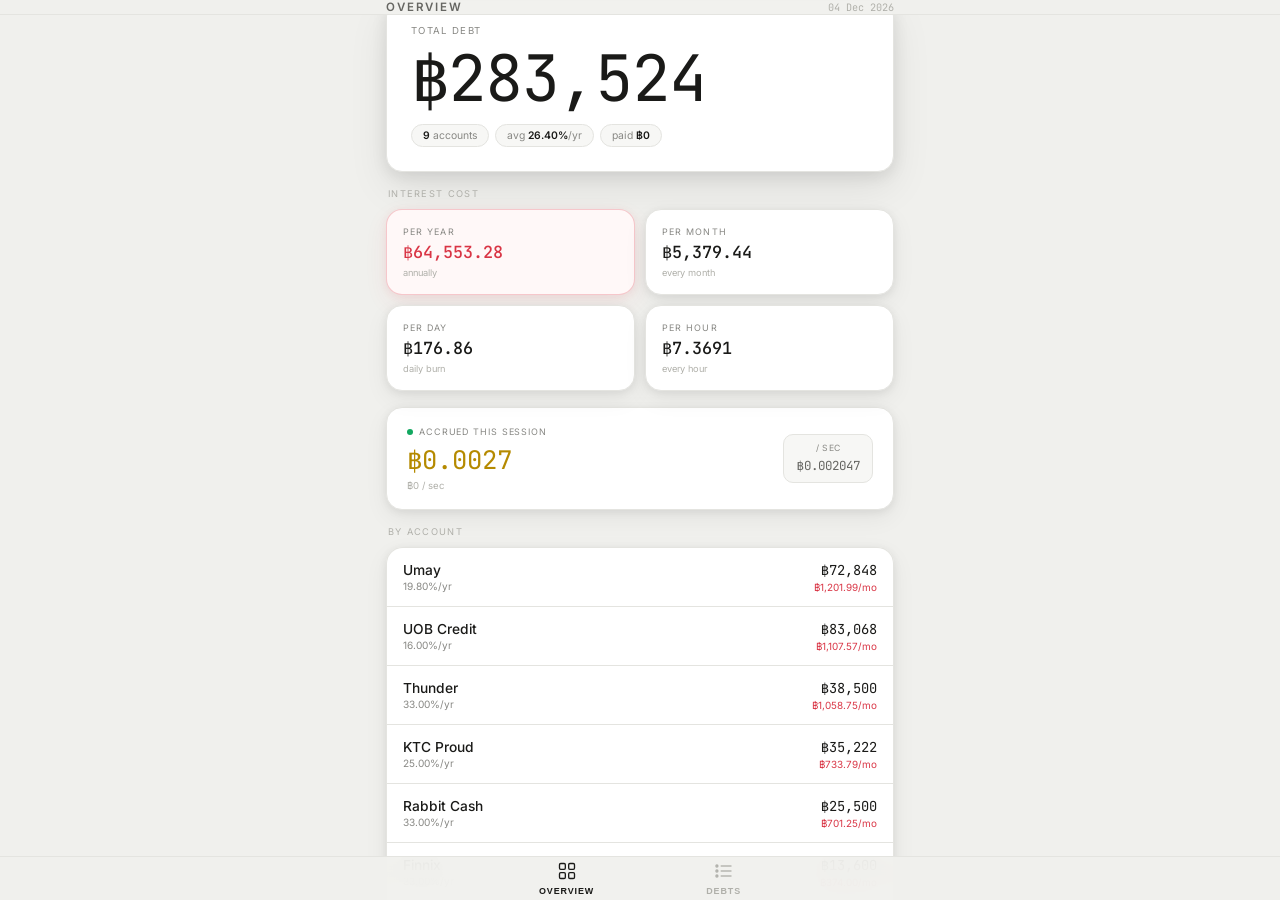
<file: debtos-pwa-index (3).html>
<!DOCTYPE html>
<html lang="th">
<head>
<meta charset="UTF-8">
<meta name="viewport" content="width=device-width, initial-scale=1.0, viewport-fit=cover">
<meta name="theme-color" content="#f0f0ed">
<meta name="apple-mobile-web-app-capable" content="yes">
<meta name="apple-mobile-web-app-title" content="DebtOS">
<title>DebtOS</title>
<link rel="manifest" href="manifest.json">
<base href="/MinimalDebtOS/">
<link href="https://fonts.googleapis.com/css2?family=Inter:wght@300;400;500;600&family=JetBrains+Mono:wght@400;500&display=swap" rel="stylesheet">
<style>
:root{
  --bg:#f0f0ed;--s1:#ffffff;--s2:#f7f7f5;--s3:#eeeeeb;
  --line:#e4e4e0;--dim:#b0b0aa;--sub:#888884;--muted:#666662;--text:#1a1a18;
  --red:#d93545;--grn:#12a860;--yel:#b58a00;--blue:#2a6dd9;
  --red-dim:rgba(217,53,69,.08);--grn-dim:rgba(18,168,96,.08);
  --shadow:0 2px 8px rgba(0,0,0,.07),0 8px 24px rgba(0,0,0,.06);
  --shadow-lg:0 4px 16px rgba(0,0,0,.09),0 16px 40px rgba(0,0,0,.08);
  --safe-t:env(safe-area-inset-top,0px);--safe-b:env(safe-area-inset-bottom,0px);
  --r:16px;--r-sm:10px;
}
*{margin:0;padding:0;box-sizing:border-box;-webkit-tap-highlight-color:transparent}
html,body{height:100%;background:var(--bg);overflow:hidden}
body{color:var(--text);font-family:'Inter',sans-serif;display:flex;flex-direction:column}
.mono{font-family:'JetBrains Mono',monospace}

/* LAYOUT */
#app{flex:1;overflow:hidden;position:relative}
.page{
  position:absolute;inset:0;overflow-y:auto;-webkit-overflow-scrolling:touch;
  padding:calc(var(--safe-t)+72px) 0 calc(var(--safe-b)+88px);
  opacity:0;pointer-events:none;transform:translateX(24px);
  transition:opacity .22s ease,transform .22s ease;
}
.page.active{opacity:1;pointer-events:all;transform:none}
.page.left{transform:translateX(-24px)}
.page-inner{
  max-width:540px;margin:0 auto;padding:0 16px;
}

/* TOP BAR */
.topbar{
  position:fixed;top:0;left:0;right:0;z-index:20;
  padding:calc(var(--safe-t)+14px) 0 14px;
  background:rgba(240,240,237,.92);
  border-bottom:1px solid var(--line);
  backdrop-filter:blur(16px);-webkit-backdrop-filter:blur(16px);
}
.topbar-inner{
  max-width:540px;margin:0 auto;padding:0 16px;
  display:flex;align-items:center;justify-content:space-between;
}
.topbar-title{font-size:.72rem;font-weight:600;letter-spacing:.16em;color:var(--muted);text-transform:uppercase}
.topbar-date{font-size:.64rem;color:var(--dim);font-family:'JetBrains Mono',monospace}

/* NAV */
nav{
  position:fixed;bottom:0;left:0;right:0;z-index:20;
  padding:8px 0 calc(var(--safe-b)+8px);
  background:rgba(240,240,237,.92);border-top:1px solid var(--line);
  display:flex;justify-content:center;gap:72px;
  backdrop-filter:blur(16px);-webkit-backdrop-filter:blur(16px);
}
.nb{
  display:flex;flex-direction:column;align-items:center;gap:5px;
  background:none;border:none;cursor:pointer;
  color:var(--dim);transition:color .15s;padding:4px 20px;
}
.nb.on{color:var(--text)}
.nb svg{width:20px;height:20px;stroke-width:1.6;fill:none;stroke:currentColor}
.nb-label{font-size:.56rem;letter-spacing:.1em;font-weight:600;text-transform:uppercase}

/* HERO */
.hero{
  background:var(--s1);border:1px solid var(--line);
  border-radius:var(--r);padding:24px;margin-bottom:16px;
  box-shadow:var(--shadow-lg);
}
.hero-label{font-size:.6rem;color:var(--sub);letter-spacing:.14em;text-transform:uppercase;margin-bottom:10px}
.hero-num{
  font-family:'JetBrains Mono',monospace;
  font-size:clamp(2.4rem,9vw,4rem);font-weight:400;
  color:var(--text);line-height:1;letter-spacing:-.02em;
}
.hero-num.flash{animation:flash .3s ease}
@keyframes flash{0%{opacity:.15}100%{opacity:1}}
.pills{display:flex;gap:6px;margin-top:14px;flex-wrap:wrap}
.pill{
  font-size:.65rem;color:var(--sub);
  background:var(--s2);border:1px solid var(--line);
  border-radius:99px;padding:4px 11px;
}
.pill b{color:var(--text);font-weight:600}

/* INTEREST BOXES */
.int-grid{display:grid;grid-template-columns:1fr 1fr;gap:10px;margin-bottom:16px}
.int-box{
  background:var(--s1);border:1px solid var(--line);border-radius:var(--r);
  padding:16px;display:flex;flex-direction:column;gap:4px;
  box-shadow:var(--shadow);transition:box-shadow .15s;
}
.int-box.highlight{border-color:rgba(217,53,69,.25);background:#fff8f8;box-shadow:0 2px 8px rgba(217,53,69,.08),0 8px 24px rgba(217,53,69,.07)}
.int-box-label{font-size:.56rem;color:var(--sub);letter-spacing:.12em;text-transform:uppercase}
.int-box-val{
  font-family:'JetBrains Mono',monospace;
  font-size:1.05rem;font-weight:500;color:var(--text);
  white-space:nowrap;overflow:hidden;text-overflow:ellipsis;
}
.int-box.highlight .int-box-val{color:var(--red)}
.int-box-sub{font-size:.58rem;color:var(--dim)}

/* TICKER */
.ticker-box{
  background:var(--s1);border:1px solid var(--line);border-radius:var(--r);
  padding:18px 20px;margin-bottom:16px;
  display:flex;align-items:center;justify-content:space-between;gap:12px;
  box-shadow:var(--shadow);
}
.ticker-left{}
.ticker-head{font-size:.56rem;color:var(--sub);display:flex;align-items:center;gap:6px;margin-bottom:6px;letter-spacing:.1em;text-transform:uppercase}
.live-dot{width:6px;height:6px;border-radius:50%;background:var(--grn);animation:blink 1.4s ease-in-out infinite;flex-shrink:0}
@keyframes blink{0%,100%{opacity:1}50%{opacity:.2}}
.ticker-num{font-family:'JetBrains Mono',monospace;font-size:1.6rem;color:var(--yel)}
.ticker-foot{font-size:.6rem;color:var(--dim);margin-top:3px}
.ticker-sec-badge{
  background:var(--s2);border:1px solid var(--line);border-radius:var(--r-sm);
  padding:8px 12px;text-align:center;flex-shrink:0;
}
.ticker-sec-label{font-size:.54rem;color:var(--sub);letter-spacing:.08em;text-transform:uppercase;margin-bottom:4px}
.ticker-sec-val{font-family:'JetBrains Mono',monospace;font-size:.78rem;color:var(--muted)}

/* SECTION */
.section{margin-bottom:16px}
.section-label{font-size:.58rem;color:var(--dim);letter-spacing:.14em;text-transform:uppercase;margin-bottom:10px;padding:0 2px}
.row{
  display:flex;align-items:center;justify-content:space-between;
  padding:13px 16px;border-bottom:1px solid var(--line);
  background:var(--s1);
}
.row:first-of-type{border-radius:var(--r) var(--r) 0 0}
.row:last-of-type{border-bottom:none;border-radius:0 0 var(--r) var(--r)}
.row:first-of-type:last-of-type{border-radius:var(--r)}
.section-group{border:1px solid var(--line);border-radius:var(--r);overflow:hidden;box-shadow:var(--shadow)}
.row-name{font-size:.84rem;color:var(--sub)}
.row-val{font-family:'JetBrains Mono',monospace;font-size:.9rem}

/* DEBT LIST */
.list-head{display:flex;align-items:center;justify-content:space-between;margin-bottom:14px}
.list-head-label{font-size:.6rem;color:var(--sub);letter-spacing:.14em;text-transform:uppercase}
.add-btn{
  width:32px;height:32px;border-radius:99px;
  border:1px solid var(--line);background:var(--s1);
  color:var(--text);font-size:1.1rem;cursor:pointer;
  display:flex;align-items:center;justify-content:center;transition:all .15s;
  box-shadow:var(--shadow);
}
.add-btn:active{background:var(--s3);transform:scale(.88)}

.debt-list-wrap{
  background:var(--s1);border:1px solid var(--line);
  border-radius:var(--r);overflow:hidden;margin-bottom:16px;
  box-shadow:var(--shadow);
}
.debt-item{
  display:flex;align-items:center;gap:14px;padding:15px 16px;
  border-bottom:1px solid var(--line);cursor:pointer;transition:background .12s;
}
.debt-item:last-child{border-bottom:none}
.debt-item:active{background:var(--s2)}
.d-dot{width:8px;height:8px;border-radius:50%;flex-shrink:0}
.d-main{flex:1;min-width:0}
.d-name{font-size:.88rem;font-weight:500;margin-bottom:2px;white-space:nowrap;overflow:hidden;text-overflow:ellipsis}
.d-sub{font-size:.66rem;color:var(--sub)}
.d-right{text-align:right;flex-shrink:0}
.d-amount{font-family:'JetBrains Mono',monospace;font-size:.9rem}
.d-int{font-size:.63rem;color:var(--sub);margin-top:2px}

.total-row{
  background:var(--s1);border:1px solid var(--line);border-radius:var(--r);
  display:flex;justify-content:space-between;align-items:center;
  padding:16px;box-shadow:var(--shadow);
}
.total-row-label{font-size:.76rem;color:var(--sub);font-weight:500}
.total-row-val{font-family:'JetBrains Mono',monospace;font-size:.95rem}

/* SHEET */
.overlay{
  position:fixed;inset:0;background:rgba(0,0,0,.45);
  z-index:100;display:none;align-items:flex-end;justify-content:center;
  backdrop-filter:blur(12px);-webkit-backdrop-filter:blur(12px);
}
.overlay.on{display:flex}
.sheet{
  background:var(--s1);border-top:1px solid var(--line);
  border-radius:22px 22px 0 0;
  padding:16px 20px calc(var(--safe-b)+20px);
  width:100%;max-width:500px;max-height:90vh;overflow-y:auto;
  animation:up .22s ease;
  box-shadow:0 -8px 40px rgba(0,0,0,.14);
}
@keyframes up{from{transform:translateY(100%)}to{transform:none}}
.sh-handle{width:36px;height:3px;background:var(--line);border-radius:99px;margin:0 auto 20px}
.sh-title{font-size:.95rem;font-weight:600;margin-bottom:18px}
.field{margin-bottom:13px}
.field label{display:block;font-size:.58rem;color:var(--sub);letter-spacing:.1em;text-transform:uppercase;margin-bottom:5px;padding-left:1px}
.field input{
  width:100%;background:var(--s2);border:1px solid var(--line);border-radius:var(--r-sm);
  color:var(--text);font-family:'Inter',sans-serif;font-size:.88rem;
  padding:11px 13px;outline:none;transition:border-color .15s;
}
.field input:focus{border-color:var(--muted)}
.f2{display:grid;grid-template-columns:1fr 1fr;gap:10px}
.divider{border:none;border-top:1px solid var(--line);margin:16px 0}
.sh-actions{display:flex;gap:8px;margin-top:18px}
.btn-p{flex:1;padding:12px;border-radius:var(--r-sm);border:none;background:var(--text);color:var(--s1);font-family:'Inter',sans-serif;font-size:.85rem;font-weight:600;cursor:pointer;transition:opacity .15s}
.btn-p:active{opacity:.7}
.btn-g{padding:12px 16px;border-radius:var(--r-sm);border:1px solid var(--line);background:transparent;color:var(--sub);font-family:'Inter',sans-serif;font-size:.85rem;cursor:pointer}
.btn-g:active{background:var(--s2)}
.btn-d{padding:12px 16px;border-radius:var(--r-sm);border:none;background:var(--red-dim);color:var(--red);font-family:'Inter',sans-serif;font-size:.85rem;cursor:pointer;transition:background .15s}
.btn-d:active{background:rgba(217,53,69,.15)}

.pay-row{display:flex;gap:8px;margin-top:10px}
.pay-input{flex:1;background:var(--s2);border:1px solid var(--line);border-radius:var(--r-sm);color:var(--text);font-family:'JetBrains Mono',monospace;font-size:.88rem;padding:10px 13px;outline:none}
.pay-input:focus{border-color:var(--grn)}
.pay-btn{padding:10px 16px;border-radius:var(--r-sm);border:1px solid rgba(18,168,96,.3);background:var(--grn-dim);color:var(--grn);font-family:'Inter',sans-serif;font-size:.82rem;font-weight:600;cursor:pointer;flex-shrink:0;transition:background .15s}
.pay-btn:active{background:rgba(18,168,96,.15)}

/* TOAST */
.toast{
  position:fixed;bottom:calc(var(--safe-b)+84px);left:50%;
  transform:translateX(-50%) translateY(8px);z-index:200;
  background:var(--text);border:none;color:var(--s1);
  padding:9px 18px;border-radius:99px;font-size:.74rem;font-weight:500;
  opacity:0;transition:all .22s;pointer-events:none;white-space:nowrap;
  letter-spacing:.02em;box-shadow:0 4px 16px rgba(0,0,0,.18);
}
.toast.on{opacity:1;transform:translateX(-50%) translateY(0)}

::-webkit-scrollbar{width:2px}::-webkit-scrollbar-track{background:transparent}::-webkit-scrollbar-thumb{background:var(--line);border-radius:1px}
</style>
</head>
<body>

<div class="topbar">
  <div class="topbar-inner">
    <span class="topbar-title" id="topTitle">Overview</span>
    <span class="topbar-date mono" id="topDate"></span>
  </div>
</div>

<div id="app">

  <!-- PAGE 0: DASHBOARD -->
  <div class="page active" id="p0">
  <div class="page-inner">

    <!-- Hero: Total Debt -->
    <div class="hero">
      <div class="hero-label">Total debt</div>
      <div class="hero-num mono" id="dTotal">฿0</div>
      <div class="pills">
        <div class="pill"><b id="dCount">0</b> accounts</div>
        <div class="pill">avg <b id="dAvgRate">0%</b>/yr</div>
        <div class="pill">paid <b id="dPaid">฿0</b></div>
      </div>
    </div>

    <!-- Interest boxes 2x2 grid -->
    <div class="section-label" style="margin-bottom:10px;padding:0 2px">Interest cost</div>
    <div class="int-grid">
      <div class="int-box highlight">
        <div class="int-box-label">Per year</div>
        <div class="int-box-val mono" id="dYear">฿0</div>
        <div class="int-box-sub">annually</div>
      </div>
      <div class="int-box">
        <div class="int-box-label">Per month</div>
        <div class="int-box-val mono" id="dMonth">฿0</div>
        <div class="int-box-sub">every month</div>
      </div>
      <div class="int-box">
        <div class="int-box-label">Per day</div>
        <div class="int-box-val mono" id="dDay">฿0</div>
        <div class="int-box-sub">daily burn</div>
      </div>
      <div class="int-box">
        <div class="int-box-label">Per hour</div>
        <div class="int-box-val mono" id="dHour">฿0</div>
        <div class="int-box-sub">every hour</div>
      </div>
    </div>

    <!-- Live ticker -->
    <div class="ticker-box">
      <div class="ticker-left">
        <div class="ticker-head">
          <div class="live-dot"></div>
          Accrued this session
        </div>
        <div class="ticker-num mono" id="dTicker">฿0.0000</div>
        <div class="ticker-foot" id="dTickerSub">฿0 / sec</div>
      </div>
      <div class="ticker-sec-badge">
        <div class="ticker-sec-label">/ sec</div>
        <div class="ticker-sec-val mono" id="dPerSec">฿0.000000</div>
      </div>
    </div>

    <!-- Breakdown by account -->
    <div class="section">
      <div class="section-label">By account</div>
      <div class="section-group" id="dBreakdown"></div>
    </div>

  </div><!-- /page-inner -->
  </div>

  <!-- PAGE 1: DEBTS -->
  <div class="page" id="p1">
  <div class="page-inner">
    <div class="list-head">
      <div class="list-head-label">Debts</div>
      <button class="add-btn" onclick="openSheet(null)">+</button>
    </div>
    <div class="debt-list-wrap">
      <div id="debtList"></div>
    </div>
    <div class="total-row">
      <span class="total-row-label">Total outstanding</span>
      <span class="total-row-val mono" id="listTotal">฿0</span>
    </div>
  </div><!-- /page-inner -->
  </div>

</div>

<!-- BOTTOM NAV -->
<nav>
  <button class="nb on" id="nb0" onclick="goPage(0)">
    <svg viewBox="0 0 24 24"><rect x="3" y="3" width="7" height="7" rx="1.5"/><rect x="14" y="3" width="7" height="7" rx="1.5"/><rect x="3" y="14" width="7" height="7" rx="1.5"/><rect x="14" y="14" width="7" height="7" rx="1.5"/></svg>
    <span class="nb-label">Overview</span>
  </button>
  <button class="nb" id="nb1" onclick="goPage(1)">
    <svg viewBox="0 0 24 24"><line x1="8" y1="6" x2="21" y2="6"/><line x1="8" y1="12" x2="21" y2="12"/><line x1="8" y1="18" x2="21" y2="18"/><circle cx="3.5" cy="6" r="1.2"/><circle cx="3.5" cy="12" r="1.2"/><circle cx="3.5" cy="18" r="1.2"/></svg>
    <span class="nb-label">Debts</span>
  </button>
</nav>

<div class="overlay" id="overlay">
  <div class="sheet" id="sheet"></div>
</div>

<div class="toast" id="toast"></div>

<script>
const SK = 'debtos_v7';
const INIT_DEBTS = [
  {id:1,name:'Finnix',        rate:0.33, cutoff:'',   due:'20', full:15768, debt:13600, note:''},
  {id:2,name:'Rabbit Cash',   rate:0.33, cutoff:'30', due:'15', full:25300, debt:25500, note:''},
  {id:3,name:'Promise',       rate:0.25, cutoff:'',   due:'31', full:10000, debt:9700,  note:''},
  {id:4,name:'KTC Proud',     rate:0.25, cutoff:'20', due:'5',  full:34500, debt:35222, note:''},
  {id:5,name:'Umay',          rate:0.198,cutoff:'',   due:'2',  full:72000, debt:72848, note:''},
  {id:6,name:'UOB Credit',    rate:0.16, cutoff:'20', due:'13', full:96000, debt:83068, note:''},
  {id:7,name:'Samsung Finance',rate:0,   cutoff:'',   due:'1',  full:16228, debt:4056,  note:''},
  {id:8,name:'Shopee',        rate:0,    cutoff:'',   due:'',   full:0,     debt:1030,  note:''},
  {id:9,name:'Thunder',       rate:0.33, cutoff:'',   due:'',   full:40000, debt:38500, note:''},
];

function load(){
  try{ const s=localStorage.getItem(SK); if(s)return JSON.parse(s); }catch(e){}
  return { debts:JSON.parse(JSON.stringify(INIT_DEBTS)), nextId:10, totalPaid:0 };
}
function save(){ try{localStorage.setItem(SK,JSON.stringify(S));}catch(e){} }
let S = load();

const fmt   = (n,d=0)=>(n||0).toLocaleString('th-TH',{minimumFractionDigits:d,maximumFractionDigits:d});
const fmtB  = (n,d=0)=>'฿'+fmt(n,d);
const totDebt = ()=>S.debts.reduce((a,d)=>a+d.debt,0);
const intYear = ()=>S.debts.reduce((a,d)=>a+d.debt*(d.rate||0),0);
const dotCol  = r=>!r?'var(--dim)':r>=0.3?'var(--red)':r>=0.2?'var(--yel)':'var(--grn)';

// NAV
const TITLES = ['Overview','Debts'];
let cur = 0;
function goPage(i){
  document.querySelectorAll('.page').forEach((p,j)=>{
    p.classList.toggle('active',j===i);
    p.classList.toggle('left',j<i);
  });
  document.querySelectorAll('.nb').forEach((b,j)=>b.classList.toggle('on',j===i));
  document.getElementById('topTitle').textContent = TITLES[i];
  cur = i;
  if(i===1) renderList();
}

// DASHBOARD
let _raf, _t0 = Date.now();

function renderDash(flash){
  const td  = totDebt();
  const iy  = intYear();
  const im  = iy/12, id2=iy/365, ih=iy/8760, is_=iy/(365*24*3600);
  const wr  = S.debts.filter(d=>d.rate>0);
  const avg = wr.length ? wr.reduce((a,d)=>a+d.rate,0)/wr.length : 0;

  const tel = document.getElementById('dTotal');
  tel.textContent = fmtB(td);
  if(flash){ tel.classList.remove('flash'); void tel.offsetWidth; tel.classList.add('flash'); }

  document.getElementById('dCount').textContent   = S.debts.filter(d=>d.debt>0).length;
  document.getElementById('dAvgRate').textContent = (avg*100).toFixed(2)+'%';
  document.getElementById('dPaid').textContent    = fmtB(S.totalPaid||0);
  document.getElementById('dYear') .textContent  = fmtB(iy,2);
  document.getElementById('dMonth').textContent  = fmtB(im,2);
  document.getElementById('dDay')  .textContent  = fmtB(id2,2);
  document.getElementById('dHour') .textContent  = fmtB(ih,4);
  document.getElementById('dPerSec').textContent = '฿'+is_.toFixed(6);

  document.getElementById('dBreakdown').innerHTML =
    [...S.debts].filter(d=>d.debt>0).sort((a,b)=>b.debt*(b.rate||0)-a.debt*(a.rate||0)).map(d=>{
      const dm=d.debt*(d.rate||0)/12;
      return`<div class="row">
        <div>
          <div style="font-size:.86rem;font-weight:500">${d.name}</div>
          <div style="font-size:.63rem;color:var(--sub);margin-top:2px">${d.rate?(d.rate*100).toFixed(2)+'%/yr':'no interest'}</div>
        </div>
        <div style="text-align:right">
          <div class="mono" style="font-size:.86rem">${fmtB(d.debt)}</div>
          ${d.rate?`<div style="font-size:.62rem;color:var(--red);margin-top:2px">${fmtB(dm,2)}/mo</div>`:''}
        </div>
      </div>`;
    }).join('');

  cancelAnimationFrame(_raf);
  _t0 = Date.now();
  (function tick(){
    const el=document.getElementById('dTicker');
    if(el) el.textContent='฿'+(((Date.now()-_t0)/1000)*is_).toFixed(4);
    _raf=requestAnimationFrame(tick);
  })();
}

// LIST
function renderList(){
  document.getElementById('debtList').innerHTML =
    [...S.debts].sort((a,b)=>b.debt-a.debt).map(d=>`
    <div class="debt-item" onclick="openSheet(${d.id})">
      <div class="d-dot" style="background:${dotCol(d.rate)}"></div>
      <div class="d-main">
        <div class="d-name">${d.name}</div>
        <div class="d-sub">${[d.rate?(d.rate*100).toFixed(2)+'%/yr':null,d.due?`due ${d.due}th`:null].filter(Boolean).join(' · ')||'—'}</div>
      </div>
      <div class="d-right">
        <div class="d-amount mono" style="color:${d.debt>0?'var(--text)':'var(--dim)'}">${fmtB(d.debt)}</div>
        ${d.rate?`<div class="d-int">${fmtB(d.debt*d.rate/12,0)}/mo</div>`:''}
      </div>
    </div>`).join('');
  document.getElementById('listTotal').textContent = fmtB(totDebt());
}

// SHEET
function openSheet(id){
  const isNew = id===null;
  const d = isNew
    ? {id:S.nextId,name:'',rate:'',cutoff:'',due:'',full:'',debt:'',note:''}
    : {...S.debts.find(x=>x.id===id)};

  document.getElementById('sheet').innerHTML=`
    <div class="sh-handle"></div>
    <div class="sh-title">${isNew?'New debt':'Edit — '+d.name}</div>

    <div class="field"><label>Name</label>
      <input id="fn" value="${d.name}" placeholder="Lender name"></div>
    <div class="f2">
      <div class="field"><label>Balance (฿)</label>
        <input id="fd" type="number" value="${d.debt||''}" placeholder="0"></div>
      <div class="field"><label>Interest / yr</label>
        <input id="fr" type="number" step=".001" value="${d.rate||''}" placeholder="0.33"></div>
    </div>
    <div class="f2">
      <div class="field"><label>Limit (฿)</label>
        <input id="ff" type="number" value="${d.full||''}" placeholder="optional"></div>
      <div class="field"><label>Due date (day)</label>
        <input id="fdu" value="${d.due||''}" placeholder="5"></div>
    </div>

    <hr class="divider">
    <div style="font-size:.6rem;color:var(--sub);letter-spacing:.1em;text-transform:uppercase;margin-bottom:8px">Quick pay</div>
    <div class="pay-row">
      <input class="pay-input" type="number" id="fpay" placeholder="Amount (฿)">
      <button class="pay-btn" onclick="quickPay(${d.id})">Pay ✓</button>
    </div>

    <div class="sh-actions">
      ${!isNew?`<button class="btn-d" onclick="delDebt(${d.id})">Delete</button>`:''}
      <button class="btn-g" onclick="closeSheet()">Cancel</button>
      <button class="btn-p" onclick="saveDebt(${d.id},${isNew})">Save</button>
    </div>`;

  document.getElementById('overlay').classList.add('on');
}

function closeSheet(){ document.getElementById('overlay').classList.remove('on'); }
document.getElementById('overlay').addEventListener('click',e=>{
  if(e.target===e.currentTarget) closeSheet();
});

function saveDebt(id,isNew){
  const name=document.getElementById('fn').value.trim();
  if(!name){ toast('Name required'); return; }
  const obj={id,name,
    rate:  parseFloat(document.getElementById('fr').value)||0,
    debt:  parseFloat(document.getElementById('fd').value)||0,
    full:  parseFloat(document.getElementById('ff').value)||0,
    due:   document.getElementById('fdu').value.trim(),
    cutoff:'',note:'',
  };
  if(isNew){ S.debts.push(obj); S.nextId++; }
  else { S.debts=S.debts.map(d=>d.id===id?{...d,...obj}:d); }
  save(); closeSheet(); renderDash(true); if(cur===1) renderList();
  toast(isNew?'Added':'Saved');
}

function delDebt(id){
  if(!confirm('Delete this debt?')) return;
  S.debts=S.debts.filter(d=>d.id!==id);
  save(); closeSheet(); renderDash(true); if(cur===1) renderList();
  toast('Deleted');
}

function quickPay(id){
  const amt=parseFloat(document.getElementById('fpay').value);
  if(!amt||amt<=0){ toast('Enter amount'); return; }
  S.debts=S.debts.map(d=>d.id!==id?d:{...d,debt:Math.max(0,d.debt-amt)});
  S.totalPaid=(S.totalPaid||0)+amt;
  save(); closeSheet(); renderDash(true); if(cur===1) renderList();
  toast(`Paid ${fmtB(amt)} ✓`);
}

let _tt;
function toast(msg){
  const t=document.getElementById('toast');
  t.textContent=msg; t.classList.add('on');
  clearTimeout(_tt); _tt=setTimeout(()=>t.classList.remove('on'),2000);
}

document.getElementById('topDate').textContent =
  new Date().toLocaleDateString('en-GB',{day:'2-digit',month:'short',year:'numeric'});
renderDash(false);

window.addEventListener('storage',e=>{
  if(e.key===SK){ S=load(); renderDash(true); if(cur===1)renderList(); }
});
</script>
</body>
</html>
</file>
